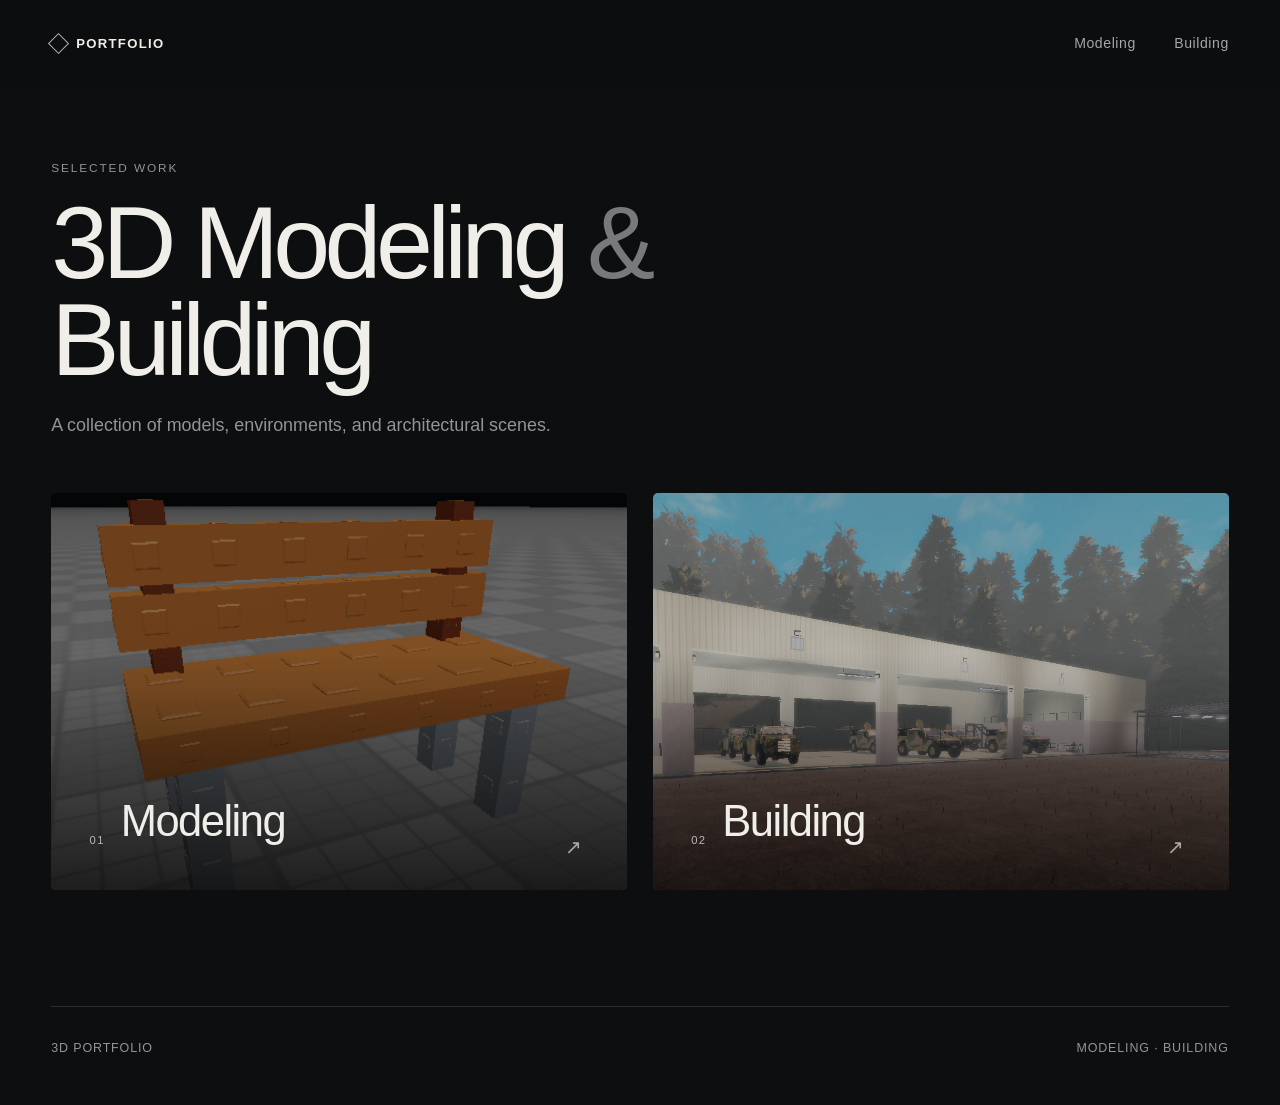
<file: index.html>
<!doctype html>
<html lang="en">
<head>
  <meta charset="utf-8">
  <meta name="viewport" content="width=device-width, initial-scale=1">
  <meta name="description" content="A collection of 3D modeling and building environment work.">
  <title>Portfolio — 3D Modeling &amp; Building</title>
  <link rel="stylesheet" href="css/styles.css">
  <script src="js/gallery-data.js" defer></script>
  <script src="js/main.js" defer></script>
</head>
<body data-page="home">
  <a class="skip-link" href="#main">Skip to work</a>
  <header class="site-header">
    <a class="mark" href="index.html" aria-label="Portfolio home"><span></span>Portfolio</a>
    <nav aria-label="Main navigation">
      <a href="modeling.html">Modeling</a>
      <a href="building.html">Building</a>
    </nav>
  </header>
  <main id="main">
    <section class="intro reveal">
      <p class="eyebrow">Selected work</p>
      <h1>3D Modeling <span>&amp;</span> Building</h1>
      <p>A collection of models, environments, and architectural scenes.</p>
    </section>
    <section class="category-grid" aria-label="Portfolio categories">
      <a class="category-card reveal" href="modeling.html" data-category="modeling">
        <img src="modeling/model-094.png" alt="Preview of 3D modeling work" fetchpriority="high">
        <span class="category-shade"></span>
        <span class="category-label"><span>01</span>Modeling <b aria-hidden="true">↗</b></span>
      </a>
      <a class="category-card reveal" href="building.html" data-category="building">
        <img src="building/building-026.png" alt="Preview of building environment work" fetchpriority="high">
        <span class="category-shade"></span>
        <span class="category-label"><span>02</span>Building <b aria-hidden="true">↗</b></span>
      </a>
    </section>
  </main>
  <footer><span>3D Portfolio</span><span>Modeling · Building</span></footer>
</body>
</html>
</file>
<file: css/styles.css>
:root{color-scheme:dark;--bg:#0d0e0f;--surface:#17191b;--surface-2:#202225;--text:#f0eee9;--muted:#929497;--line:#2a2c2f;--pad:clamp(20px,4vw,72px);--ease:cubic-bezier(.22,.8,.25,1)}
*{box-sizing:border-box}
html{scroll-behavior:smooth;background:var(--bg)}
body{margin:0;background:var(--bg);color:var(--text);font-family:Inter,ui-sans-serif,-apple-system,BlinkMacSystemFont,"Segoe UI",sans-serif;font-size:16px;line-height:1.5;-webkit-font-smoothing:antialiased}
body.lightbox-open{overflow:hidden}
a{color:inherit;text-decoration:none}
button{font:inherit}
.skip-link{position:fixed;left:16px;top:-60px;z-index:100;background:var(--text);color:var(--bg);padding:10px 14px;border-radius:4px;transition:top .2s}
.skip-link:focus{top:16px}
.site-header{height:88px;padding:0 var(--pad);display:flex;align-items:center;justify-content:space-between;position:sticky;top:0;z-index:20;background:color-mix(in srgb,var(--bg) 90%,transparent);backdrop-filter:blur(14px);border-bottom:1px solid transparent;transition:height .35s var(--ease),border-color .35s}
.site-header.scrolled{height:68px;border-color:var(--line)}
.mark{display:flex;align-items:center;gap:10px;font-size:.82rem;font-weight:650;letter-spacing:.1em;text-transform:uppercase}
.mark span{width:15px;height:15px;border:1px solid #b8b8b5;display:block;transform:rotate(45deg)}
nav{display:flex;gap:clamp(22px,3vw,48px)}
nav a{position:relative;color:#a6a7a8;font-size:.88rem;letter-spacing:.04em;padding:8px 0;transition:color .25s}
nav a::after{content:"";position:absolute;left:0;right:100%;bottom:2px;height:1px;background:var(--text);transition:right .35s var(--ease)}
nav a:hover,nav a:focus-visible,nav a.active{color:var(--text)}
nav a:hover::after,nav a:focus-visible::after,nav a.active::after{right:0}
main{padding:0 var(--pad)}
.intro{min-height:41vh;display:flex;flex-direction:column;justify-content:flex-end;padding:8vh 0 6vh;max-width:1000px}
.eyebrow{color:var(--muted);font-size:.74rem;letter-spacing:.16em;text-transform:uppercase;margin:0 0 16px}
.intro h1,.page-heading h1{font-weight:450;letter-spacing:-.055em;line-height:.95;margin:0}
.intro h1{font-size:clamp(3.2rem,8vw,8.5rem);max-width:11ch}
.intro h1 span{color:#77797c;font-weight:300}
.intro>p:last-child,.page-heading>p:last-child{color:var(--muted);font-size:clamp(1rem,1.4vw,1.2rem);margin:24px 0 0}
.category-grid{display:grid;grid-template-columns:1fr 1fr;gap:clamp(14px,2vw,30px);padding-bottom:clamp(70px,9vw,140px)}
.category-card{position:relative;aspect-ratio:1.45;overflow:hidden;background:var(--surface);border-radius:5px;isolation:isolate}
.category-card img{width:100%;height:100%;object-fit:cover;display:block;transition:transform .9s var(--ease),filter .9s var(--ease);filter:saturate(.8) brightness(.78)}
.category-shade{position:absolute;inset:0;background:linear-gradient(180deg,transparent 40%,rgba(0,0,0,.72));transition:background .5s}
.category-label{position:absolute;left:clamp(20px,3vw,46px);right:clamp(20px,3vw,46px);bottom:clamp(18px,2.8vw,40px);display:flex;align-items:end;gap:16px;font-size:clamp(1.6rem,3.4vw,4rem);font-weight:500;letter-spacing:-.035em;transition:transform .55s var(--ease)}
.category-label span{font-size:.7rem;color:#b9b9b6;letter-spacing:.12em;font-weight:500;margin-bottom:.55em}
.category-label b{margin-left:auto;font-size:.45em;font-weight:400;transform:translate(-8px,8px);opacity:.65;transition:transform .55s,opacity .55s}
.category-card:hover img,.category-card:focus-visible img{transform:scale(1.035);filter:saturate(.95) brightness(.9)}
.category-card:hover .category-label,.category-card:focus-visible .category-label{transform:translateY(-6px)}
.category-card:hover b,.category-card:focus-visible b{transform:translate(0,0);opacity:1}
.page-heading{padding:clamp(70px,10vh,130px) 0 clamp(45px,6vw,85px);border-bottom:1px solid var(--line);margin-bottom:clamp(20px,3vw,46px)}
.page-heading h1{font-size:clamp(4rem,11vw,10rem)}
.gallery{display:grid;padding-bottom:clamp(80px,10vw,150px)}
.gallery-modeling{grid-template-columns:repeat(5,minmax(0,1fr));gap:clamp(8px,1.1vw,18px)}
.gallery-building{grid-template-columns:repeat(2,minmax(0,1fr));gap:clamp(24px,4vw,70px) clamp(16px,2vw,30px)}
.gallery-item{border:0;padding:0;margin:0;width:100%;background:var(--surface);overflow:hidden;cursor:zoom-in;border-radius:4px;position:relative;opacity:0;transform:translateY(24px);transition:opacity .65s var(--ease),transform .65s var(--ease),box-shadow .45s var(--ease)}
.gallery-item.visible{opacity:1;transform:translateY(0)}
.gallery-modeling .gallery-item{aspect-ratio:1/1}
.gallery-building .gallery-item{aspect-ratio:16/10}
.gallery-item::after{content:"";position:absolute;inset:0;border:1px solid rgba(255,255,255,.04);border-radius:inherit;pointer-events:none}
.gallery-item img{width:100%;height:100%;display:block;object-fit:contain;background:var(--surface);transition:transform .65s var(--ease),filter .65s var(--ease)}
.gallery-building .gallery-item img{object-fit:cover}
.gallery-item:hover,.gallery-item:focus-visible{transform:translateY(-5px);box-shadow:0 16px 42px rgba(0,0,0,.32);outline:none}
.gallery-item:hover img,.gallery-item:focus-visible img{transform:scale(1.025);filter:brightness(1.06)}
footer{border-top:1px solid var(--line);margin:0 var(--pad);padding:32px 0 48px;display:flex;justify-content:space-between;color:var(--muted);font-size:.78rem;letter-spacing:.07em;text-transform:uppercase}
footer a{transition:color .2s}footer a:hover{color:var(--text)}
.reveal{opacity:0;transform:translateY(18px);animation:enter .8s var(--ease) forwards}.reveal:nth-child(2){animation-delay:.12s}.category-card:nth-child(2){animation-delay:.2s}
@keyframes enter{to{opacity:1;transform:none}}
.lightbox{position:fixed;inset:0;z-index:50;background:rgba(5,6,7,.96);display:grid;grid-template-columns:70px 1fr 70px;align-items:center;opacity:0;visibility:hidden;transition:opacity .3s,visibility .3s}
.lightbox.open{opacity:1;visibility:visible}
.lightbox figure{margin:0;height:100vh;display:flex;flex-direction:column;align-items:center;justify-content:center;padding:58px 20px 45px}
.lightbox figure img{max-width:100%;max-height:calc(100vh - 112px);object-fit:contain;opacity:0;transform:scale(.985);transition:opacity .3s,transform .3s}
.lightbox.open figure img.loaded{opacity:1;transform:scale(1)}
.lightbox figcaption{font-variant-numeric:tabular-nums;color:#a0a1a2;font-size:.75rem;letter-spacing:.14em;margin-top:18px}
.lightbox button{position:relative;z-index:2;color:#d9d9d6;background:transparent;border:0;cursor:pointer;transition:color .2s,transform .2s}
.lightbox button:hover,.lightbox button:focus-visible{color:#fff;transform:scale(1.08);outline:1px solid #777;outline-offset:5px}
.lightbox-close{position:absolute!important;right:30px;top:20px;font-size:2rem;font-weight:200}
.lightbox-nav{font-size:2.6rem;font-weight:200;height:64px}
@media(max-width:1180px){.gallery-modeling{grid-template-columns:repeat(4,minmax(0,1fr))}}
@media(max-width:900px){.gallery-modeling{grid-template-columns:repeat(3,minmax(0,1fr))}.category-grid{grid-template-columns:1fr}.category-card{aspect-ratio:1.75}.intro{min-height:34vh}}
@media(max-width:680px){.site-header{height:70px}.mark{font-size:0}.mark span{width:14px;height:14px}nav{gap:24px}.intro{padding-top:55px;min-height:42vh}.intro h1{font-size:clamp(3.1rem,16vw,5.6rem)}.category-card{aspect-ratio:1.15}.gallery-modeling{grid-template-columns:repeat(2,minmax(0,1fr));gap:8px}.gallery-building{grid-template-columns:1fr;gap:22px}.page-heading{padding-top:65px}.lightbox{grid-template-columns:46px 1fr 46px}.lightbox figure{padding-left:0;padding-right:0}.lightbox-close{right:18px}.lightbox-nav{font-size:2rem}footer{padding-bottom:30px}}
@media(max-width:360px){.gallery-modeling{grid-template-columns:1fr}.category-label{font-size:1.65rem}}
@media(prefers-reduced-motion:reduce){html{scroll-behavior:auto}*,*::before,*::after{animation-duration:.01ms!important;animation-iteration-count:1!important;transition-duration:.01ms!important}.gallery-item{opacity:1;transform:none}}
@media(pointer:fine){*{scrollbar-color:#3d3f42 #111214;scrollbar-width:thin}::-webkit-scrollbar{width:9px}::-webkit-scrollbar-track{background:#111214}::-webkit-scrollbar-thumb{background:#3d3f42;border:2px solid #111214;border-radius:8px}}
</file>
